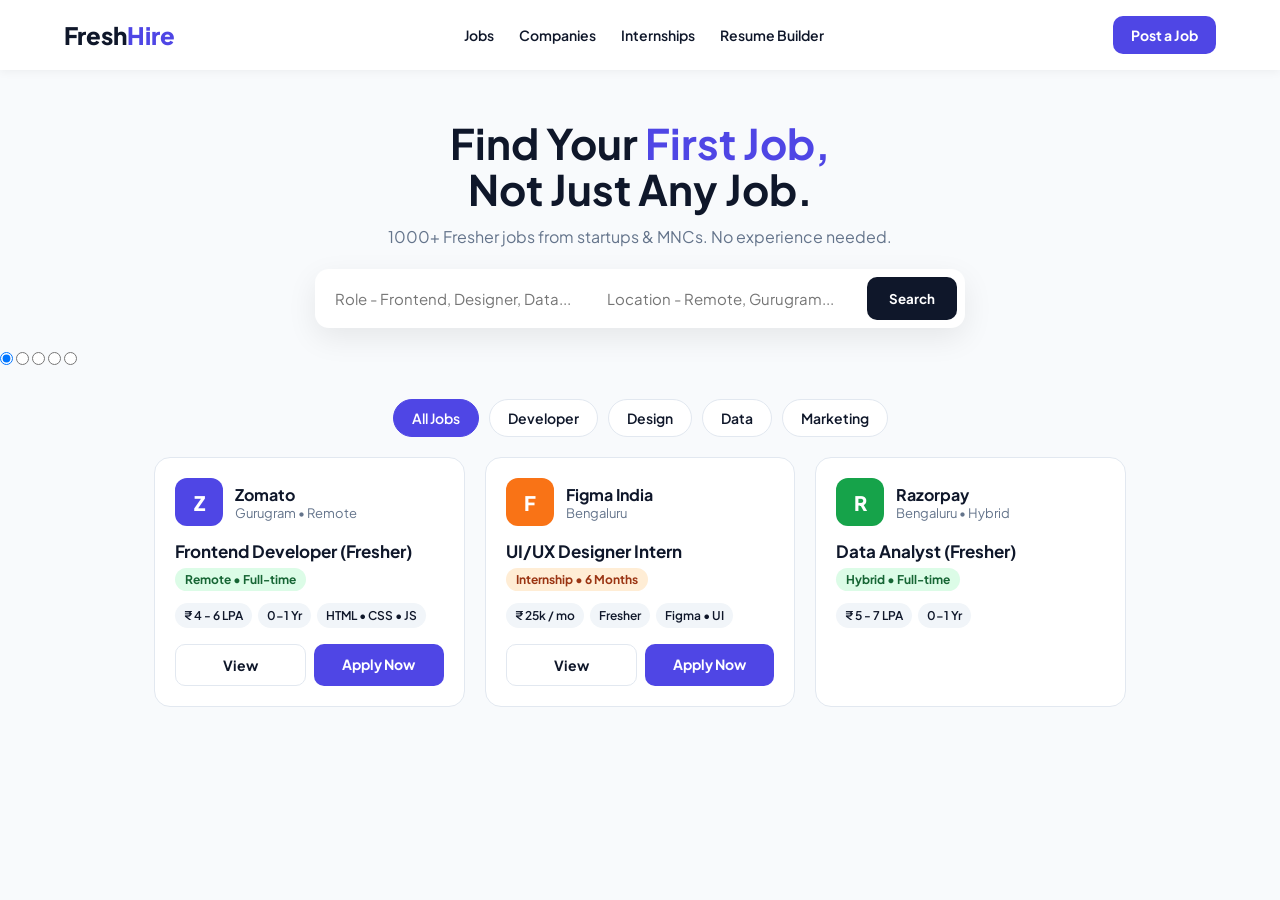
<file: index.html>
<!DOCTYPE html>
<html lang="en">
<head>
<meta charset="UTF-8">
<meta name="viewport" content="width=device-width, initial-scale=1.0">
<title>FreshHire - Jobs for Freshers</title>
<link href="https://fonts.googleapis.com/css2?family=Plus+Jakarta+Sans:wght@400;600;700;800&display=swap" rel="stylesheet">
<link rel="stylesheet" href="style.css">
</head>
<body>

<nav>
  <div class="logo">Fresh<span>Hire</span></div>
  <div class="nav-links"><a href="#">Jobs</a><a href="#">Companies</a><a href="#">Internships</a><a href="#">Resume Builder</a></div>
  <button class="btn">Post a Job</button>
</nav>

<div class="hero">
  <h1>Find Your <span>First Job,</span><br>Not Just Any Job.</h1>
  <p>1000+ Fresher jobs from startups & MNCs. No experience needed.</p>
  <div class="search">
    <input placeholder="Role - Frontend, Designer, Data...">
    <input placeholder="Location - Remote, Gurugram...">
    <button>Search</button>
  </div>
</div>

<input type="radio" name="filter" id="all" checked>
<input type="radio" name="filter" id="dev">
<input type="radio" name="filter" id="design">
<input type="radio" name="filter" id="data">
<input type="radio" name="filter" id="marketing">

<div class="wrap">
  <div class="filters">
    <label for="all">All Jobs</label>
    <label for="dev">Developer</label>
    <label for="design">Design</label>
    <label for="data">Data</label>
    <label for="marketing">Marketing</label>
  </div>

  <div class="jobs">
    <div class="card developer">
      <div class="top"><div class="logo-box c1">Z</div><div><b>Zomato</b><p>Gurugram • Remote</p></div></div>
      <h3>Frontend Developer (Fresher)</h3>
      <span class="badge remote">Remote • Full-time</span>
      <div class="tags"><span>₹ 4 - 6 LPA</span><span>0-1 Yr</span><span>HTML • CSS • JS</span></div>
      <div class="apply"><a class="view" href="apply.html?job=Frontend Developer">View</a><a class="now" href="apply.html?job=Frontend Developer">Apply Now</a></div>
    </div>

    <div class="card design">
      <div class="top"><div class="logo-box c2">F</div><div><b>Figma India</b><p>Bengaluru</p></div></div>
      <h3>UI/UX Designer Intern</h3>
      <span class="badge intern">Internship • 6 Months</span>
      <div class="tags"><span>₹ 25k / mo</span><span>Fresher</span><span>Figma • UI</span></div>
      <div class="apply"><a class="view" href="apply.html?job=UI/UX Designer">View</a><a class="now" href="apply.html?job=UI/UX Designer">Apply Now</a></div>
    </div>

    <div class="card data">
      <div class="top"><div class="logo-box c3">R</div><div><b>Razorpay</b><p>Bengaluru • Hybrid</p></div></div>
      <h3>Data Analyst (Fresher)</h3>
      <span class="badge remote">Hybrid • Full-time</span>
      <div class="tags"><span>₹ 5 - 7 LPA</span><span>0-1 Yr</span><span
</file>
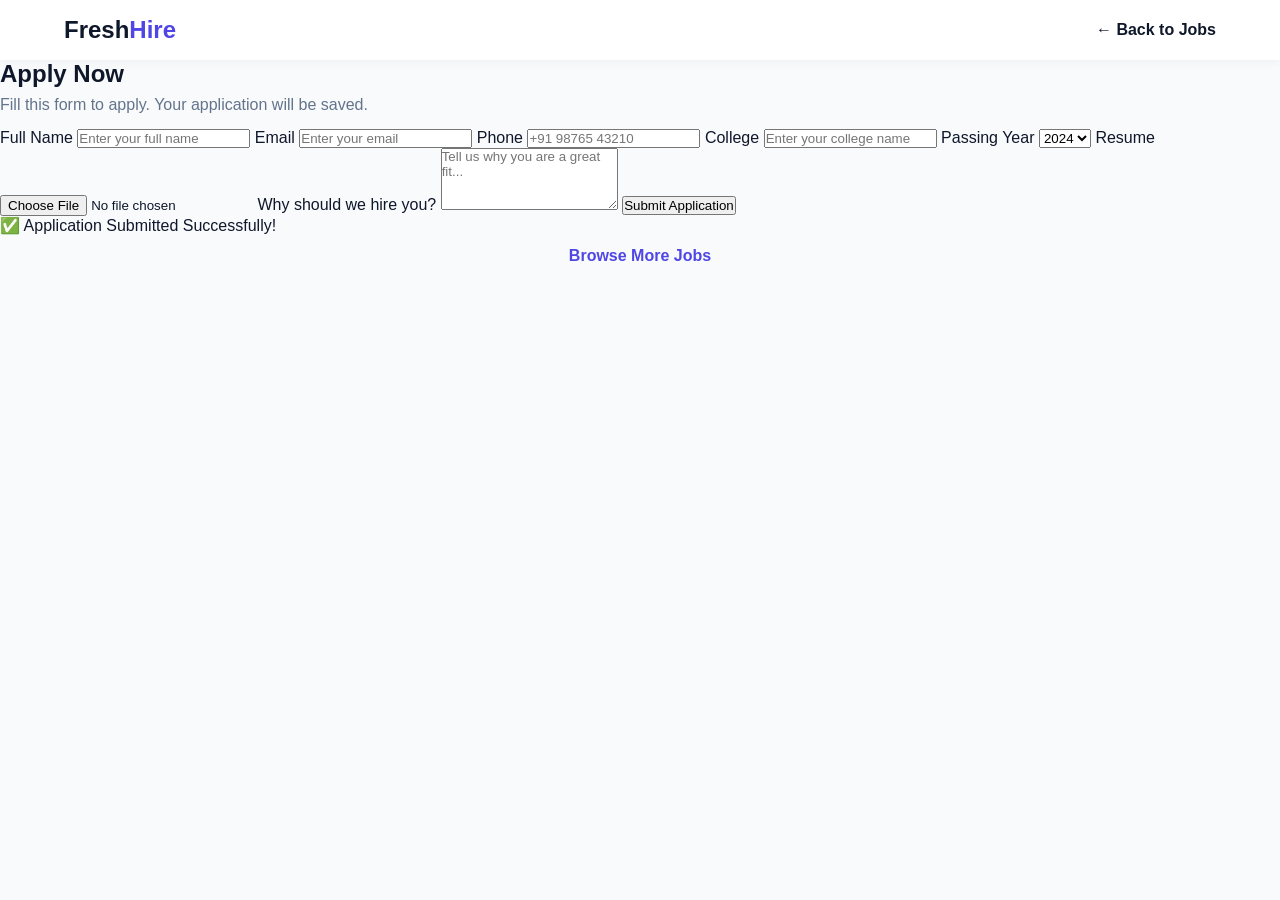
<file: apply.html>
<!DOCTYPE html>
<html lang="en">
<head>
<meta charset="UTF-8">
<meta name="viewport" content="width=device-width, initial-scale=1.0">
<title>Apply Now - FreshHire</title>
<link rel="stylesheet" href="style.css">
</head>
<body>
<nav>
  <div class="logo">Fresh<span>Hire</span></div>
  <a href="index.html" style="font-weight:700">← Back to Jobs</a>
</nav>

<div class="form-box">
  <h2 id="jobTitle">Apply Now</h2>
  <p style="color:#64748B;margin:8px 0 15px">Fill this form to apply. Your application will be saved.</p>
  <form onsubmit="document.getElementById('msg').style.display='block'; return false;">
    <label>Full Name</label>
    <input placeholder="Enter your full name" required>
    <label>Email</label>
    <input type="email" placeholder="Enter your email" required>
    <label>Phone</label>
    <input placeholder="+91 98765 43210" required>
    <label>College</label>
    <input placeholder="Enter your college name" required>
    <label>Passing Year</label>
    <select><option>2024</option><option>2025</option><option>2026</option></select>
    <label>Resume</label>
    <input type="file">
    <label>Why should we hire you?</label>
    <textarea placeholder="Tell us why you are a great fit..." rows="4"></textarea>
    <button type="submit">Submit Application</button>
  </form>
  <div id="msg" class="success">✅ Application Submitted Successfully!</div>
  <p style="text-align:center;margin-top:12px"><a href="index.html" style="color:#4F46E5;font-weight:700">Browse More Jobs</a></p>
</div>

<script>
// Job ka naam URL se uthake dikhana
let job = new URLSearchParams(location.search).get('job');
if(job){ document.getElementById('jobTitle').innerText = 'Apply Now - ' + job; }
</script>
</body>
</html>
</file>
<file: style.css>
*{
  margin:0;
  padding:0;
  box-sizing:border-box;
  font-family:'Plus Jakarta Sans',sans-serif;
}
body{background:#F8FAFC;color:#0F172A}
a{text-decoration:none;color:inherit}

/* NAVBAR */
nav{
  background:#fff;
  padding:16px 5%;
  display:flex;
  justify-content:space-between;
  align-items:center;
  position:sticky;
  top:0;
  box-shadow:0 1px 10px rgba(0,0,0,.06);
  z-index:10;
}
.logo{font-size:24px;font-weight:800}
.logo span{color:#4F46E5}
.nav-links{display:flex;gap:25px;font-weight:600;font-size:14px}
.btn{background:#4F46E5;color:#fff;padding:10px 18px;border-radius:10px;font-weight:700;font-size:14px;border:none;cursor:pointer}

/* HERO */
.hero{text-align:center;padding:50px 5% 20px}
.hero h1{font-size:42px;line-height:1.1}
.hero h1 span{color:#4F46E5}
.hero p{color:#64748B;margin:14px 0 22px}
.search{
  max-width:650px;margin:auto;background:#fff;
  display:flex;padding:8px;border-radius:14px;
  box-shadow:0 10px 30px rgba(0,0,0,.08);gap:8px;
}
.search input{flex:1;border:none;outline:none;padding:12px;font-size:15px}
.search button{background:#0F172A;color:#fff;border:none;padding:12px 22px;border-radius:10px;font-weight:700;cursor:pointer}

/* FILTER */
.filters{
  max-width:1100px;margin:30px auto 10px;padding:0 5%;
  display:flex;gap:10px;flex-wrap:wrap;justify-content:center;
}
.filters input{display:none}
.filters label{
  background:#fff;border:1px solid #E2E8F0;
  padding:9px 18px;border-radius:100px;
  font-size:14px;font-weight:600;cursor:pointer;
}
#all:checked ~ .wrap .filters label[for="all"],
#dev:checked ~ .wrap .filters label[for="dev"],
#design:checked ~ .wrap .filters label[for="design"],
#data:checked ~ .wrap .filters label[for="data"],
#marketing:checked ~ .wrap .filters label[for="marketing"]{
  background:#4F46E5;color:#fff;border-color:#4F46E5;
}

/* JOBS GRID */
.jobs{
  max-width:1100px;margin:20px auto;padding:0 5% 60px;
  display:grid;grid-template-columns:repeat(3,1fr);gap:20px;
}
.card{background:#fff;border:1px solid #E2E8F0;border-radius:16px;padding:20px;transition:.2s}
.card:hover{transform:translateY(-4px);box-shadow:0 15px 30px rgba(0,0,0,.08)}
.top{display:flex;gap:12px;align-items:center}
.logo-box{
  width:48px;height:48px;border-radius:12px;
  display:flex;align-items:center;justify-content:center;
  font-weight:800;color:#fff;font-size:20px;
}
.c1{background:#4F46E5}.c2{background:#F97316}.c3{background:#16A34A}
.c4{background:#DB2777}.c5{background:#0891B2}.c6{background:#7C3AED}
.card h3{font-size:17px;margin:14px 0 4px}
.card p{font-size:13px;color:#64748B}
.tags{display:flex;gap:6px;flex-wrap:wrap;margin:12px 0}
.tags span{background:#F1F5F9;padding:5px 9px;border-radius:20px;font-size:12px;font-weight:600}
.badge{display:inline-block;padding:4px 10px;border-radius:20px;font-size:12px;font-weight:700;margin-top:2px}
.remote{background:#DCFCE7;color:#166534}
.intern{background:#FFEDD5;color:#9A3412}
.apply{display:flex;gap:8px;margin-top:16px}
.apply a{flex:1;text-align:center;padding:11px;border-radius:10px;font-weight:700;font-size:14px}
.apply .view{border:1px solid #E2E8F0}
.apply .now{background:#4F46E5;color:#fff}

/* FILTER LOGIC - Bina JS ke */
#dev:checked ~ .wrap .jobs .card:not(.developer){display:none}
#design:checked ~ .wrap .jobs .card:not(.design){display:none}
#data:checked ~ .wrap .jobs .card:not(.data){display:none}
#marketing:checked ~ .wrap .jobs .card:not(.marketing){display:none}

footer{text-align:center;padding:25px;color:#94A3B8;font-size:13px}

@media(max-width:800px){
  .jobs{grid-template-columns:1fr 1fr}
  .hero h1{font-size:32px}
  .nav-links{display:none}
}
@media(max-width:500px){
  .jobs{grid-template-columns:1fr}
}
</file>
